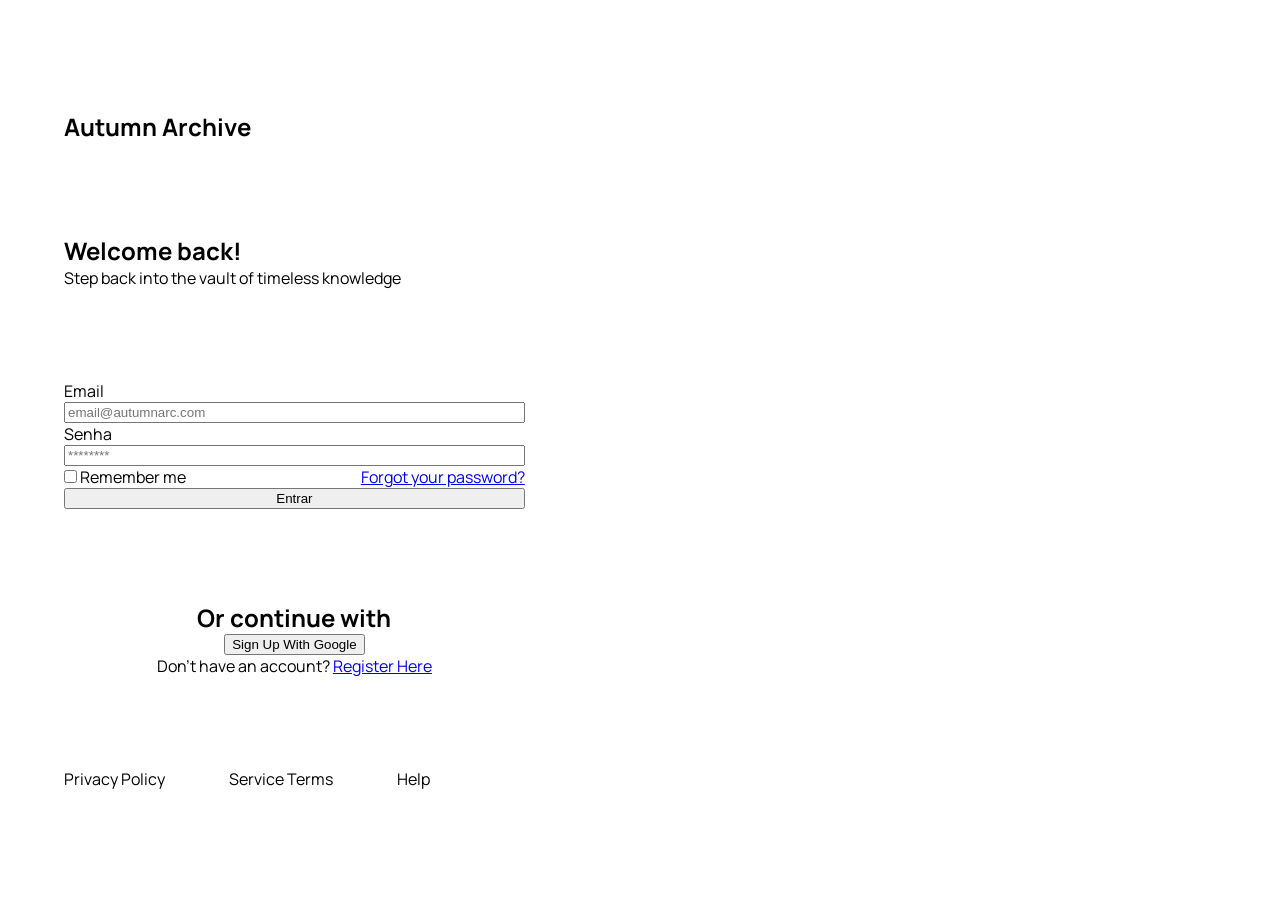
<file: GABRIEL/aula9-DWEB/index.html>
<!DOCTYPE html>
<html lang="en">
<head>
    <meta charset="UTF-8">
    <meta name="viewport" content="width=device-width, initial-scale=1.0">
    <title>Document</title>
    <link href="index.css" rel="stylesheet">
</head>
<body>
    <main class="mainContainer">
        <aside class="image">
            
        </aside>
        <section class="inputContainer">
            <h2>Autumn Archive</h2>
            <div>
                <h1>Welcome back!</h1>
                <p>Step back into the vault of timeless knowledge</p>
            </div>
            <form id="loginForm" class="loginForm">
                <label>Email</label>
                <input id="email" type="email" placeholder="email@autumnarc.com">
                <label>Senha</label>
                <input id="senha" type="password" placeholder="********">
                <span class="esqueciSenha">
                    <div class="esqueciSenhaCheckbox">
                        <input type="checkbox">
                        <label>Remember me</label>
                    </div>
                    <a href="/recovery.html">Forgot your password?</a>
                    
                </span>
                <input id="entrar" type="submit" value="Entrar"> 
            </form>
            <div class="google">
                <h2>Or continue with</h2>
                <input type="button" value="Sign Up With Google">
                <p>Don't have an account? <a href="/register">Register Here</a></p>
            </div>
            <footer>
                <p>Privacy Policy</p>
                <p>Service Terms</p>
                <p>Help</p>
            </footer>
        </section>
    </main>
    <script src="index.js"></script>

</body>
</html>
</file>
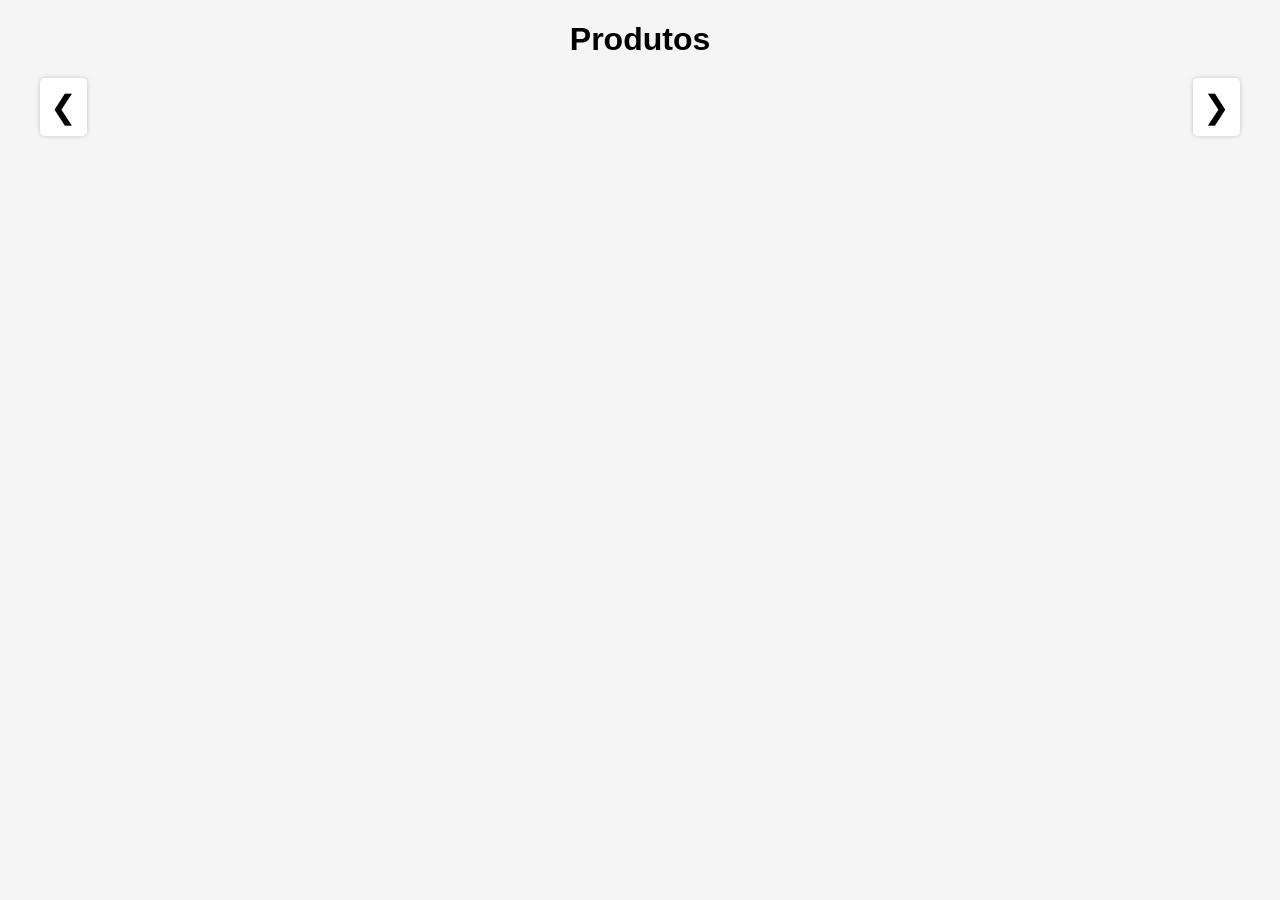
<file: GABRIEL/front/index.html>
<!DOCTYPE html>
<html lang="pt-br">
<head>
    <meta charset="UTF-8">
    <meta name="viewport" content="width=device-width, initial-scale=1.0">
    <title>Projeto API</title>
    <link rel="stylesheet" href="style.css">
    <link rel="stylesheet" href="setas.css">
</head>
<body>
    <h1>Produtos</h1>

<div class="carrossel-area">
  <button class="seta esquerda" id="seta-esquerda">&#10094;</button>
  <div class="carrossel-wrapper">
    <div id="produtos-container" class="carrossel"></div>
  </div>
  <button class="seta direita" id="seta-direita">&#10095;</button>
</div>

<!-- Importamos arquivos separados -->
<script src="script.js"></script>
<script src="setas.js"></script>

</body>
</html>
</file>
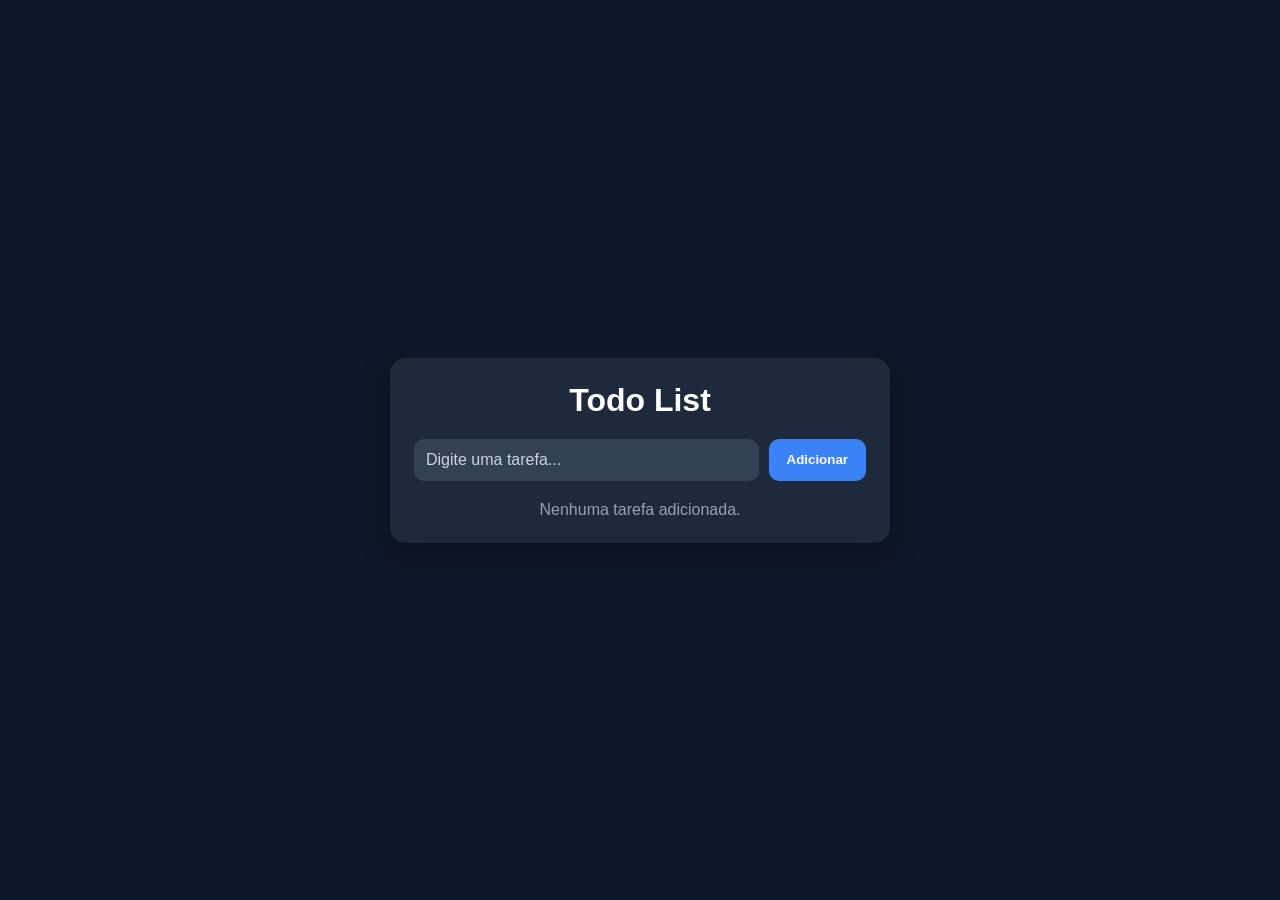
<file: GABRIEL/lista_tarefas/index.html>
<!DOCTYPE html>
<html lang="pt-BR">
<head>
<meta charset="UTF-8" />
<meta name="viewport" content="width=device-width, initial-scale=1.0" />
<title>Todo List</title>
<link href="index.css" rel="stylesheet">
</head>

<body>

<div class="container">
    <h1>Todo List</h1>

    <div class="input-group">
        <input type="text" id="taskInput" placeholder="Digite uma tarefa..." />
        <button id="addTaskBtn">Adicionar</button>
    </div>

    <ul id="taskList"></ul>

    <p class="empty-message" id="emptyMessage">
        Nenhuma tarefa adicionada.
    </p>
</div>


<script src="index.js"></script>

</body>
</html>
</file>
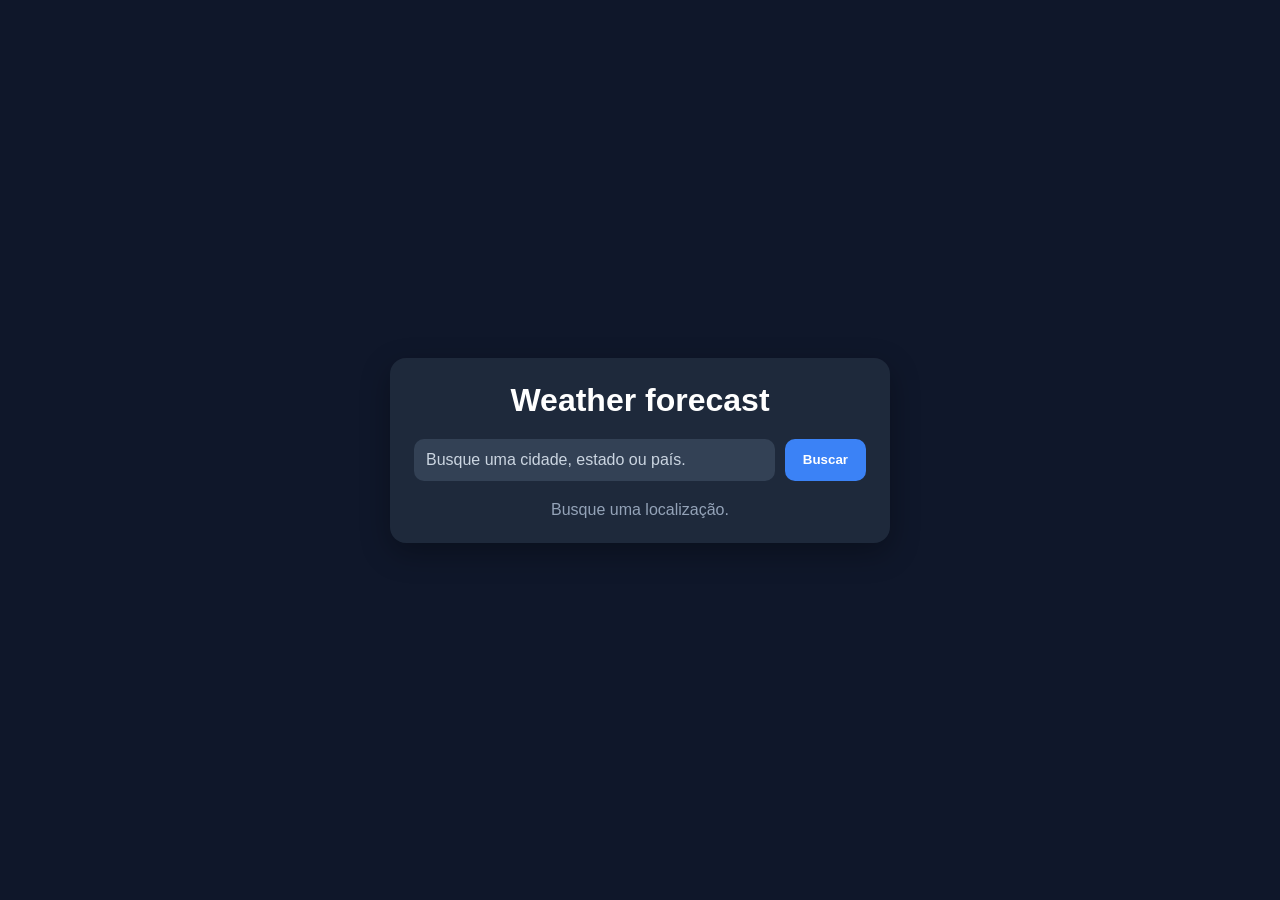
<file: GABRIEL/Prev_tempo/index.html>
<!DOCTYPE html>
<html lang="pt-br">
<head>
<meta charset="UTF-8" />
<meta name="viewport" content="width=device-width, initial-scale=1.0" />
<title>Previsão do tempo</title>
<link href="index.css" rel="stylesheet">
</head>

<body>

<div class="container">
    <h1>Weather forecast</h1>

    <div class="input-group">
        <input type="text" id="placeInput" placeholder="Busque uma cidade, estado ou país." />
        <button id="searchBtn">Buscar</button>
    </div>

    <ul id="results"></ul>

    <p class="empty-message" id="emptyMessage">
        Busque uma localização.
    </p>
</div>


<script src="index.js"></script>

</body>
</html>
</file>
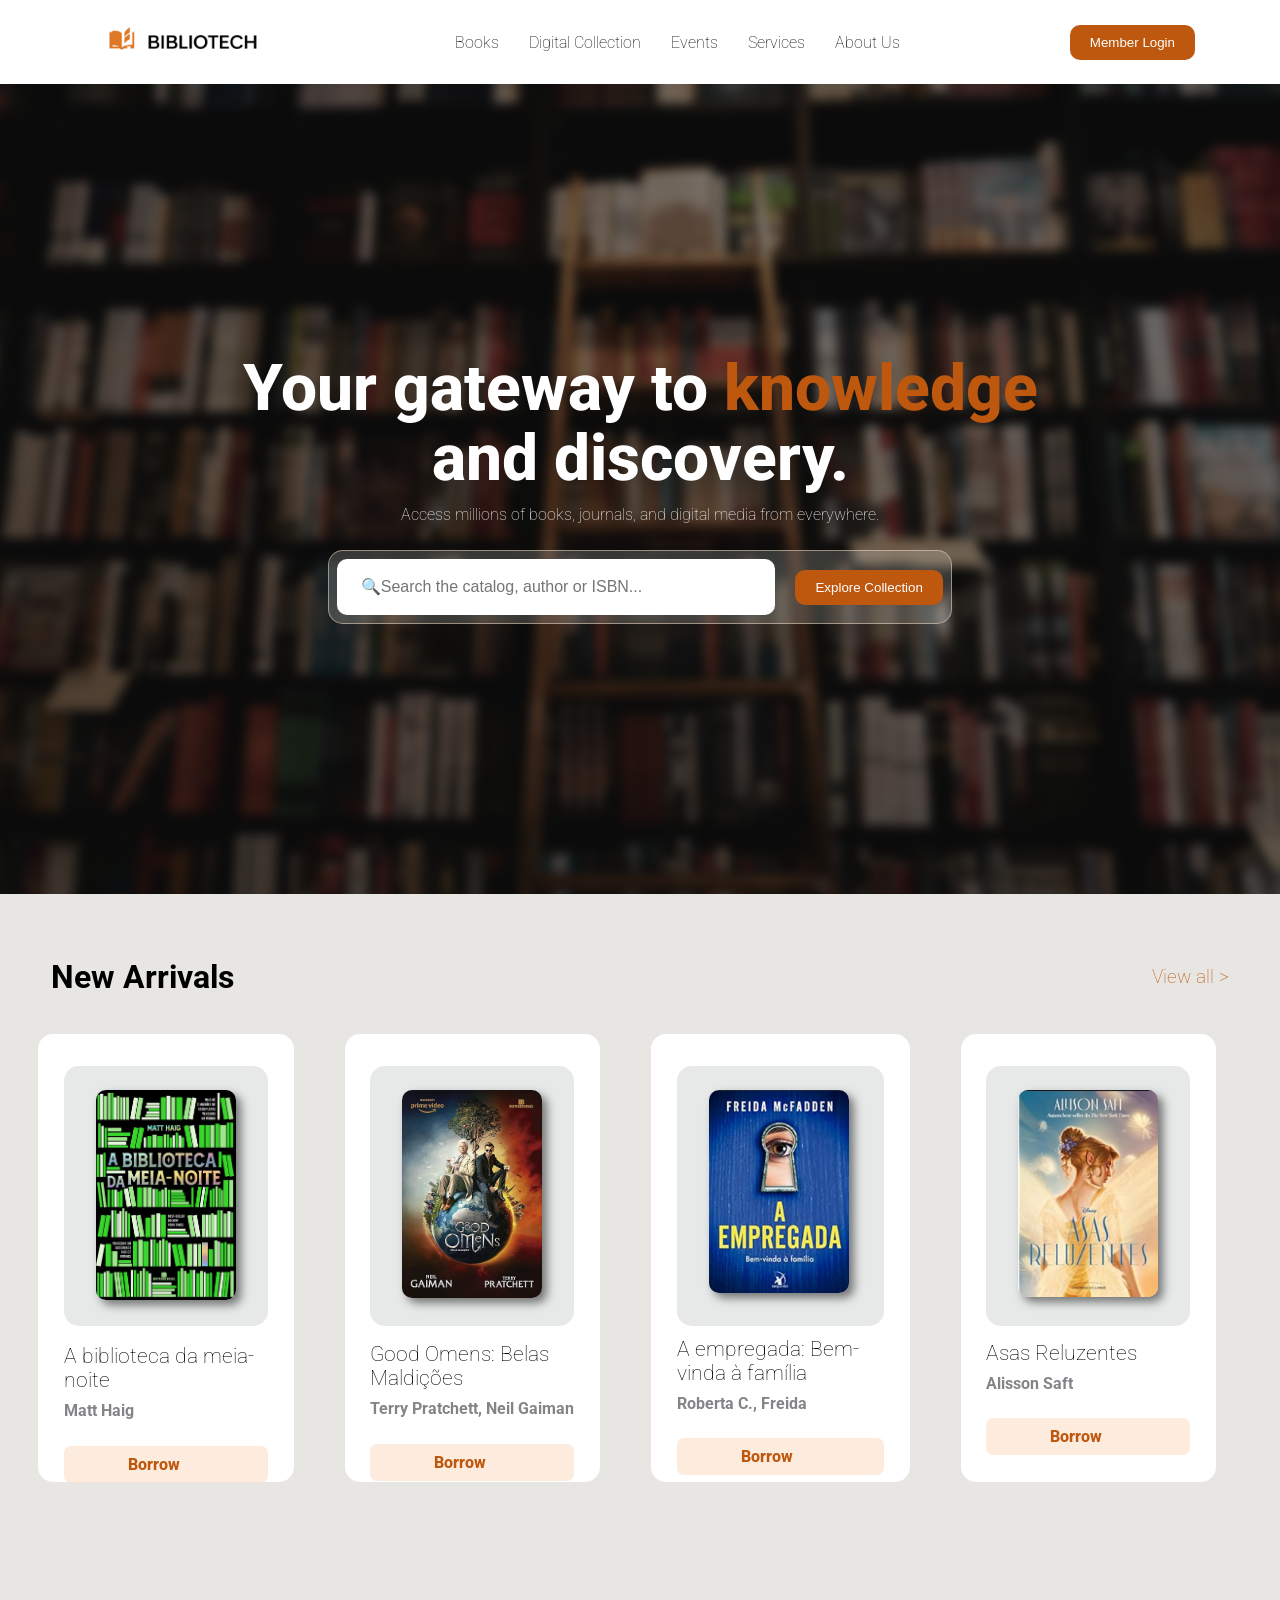
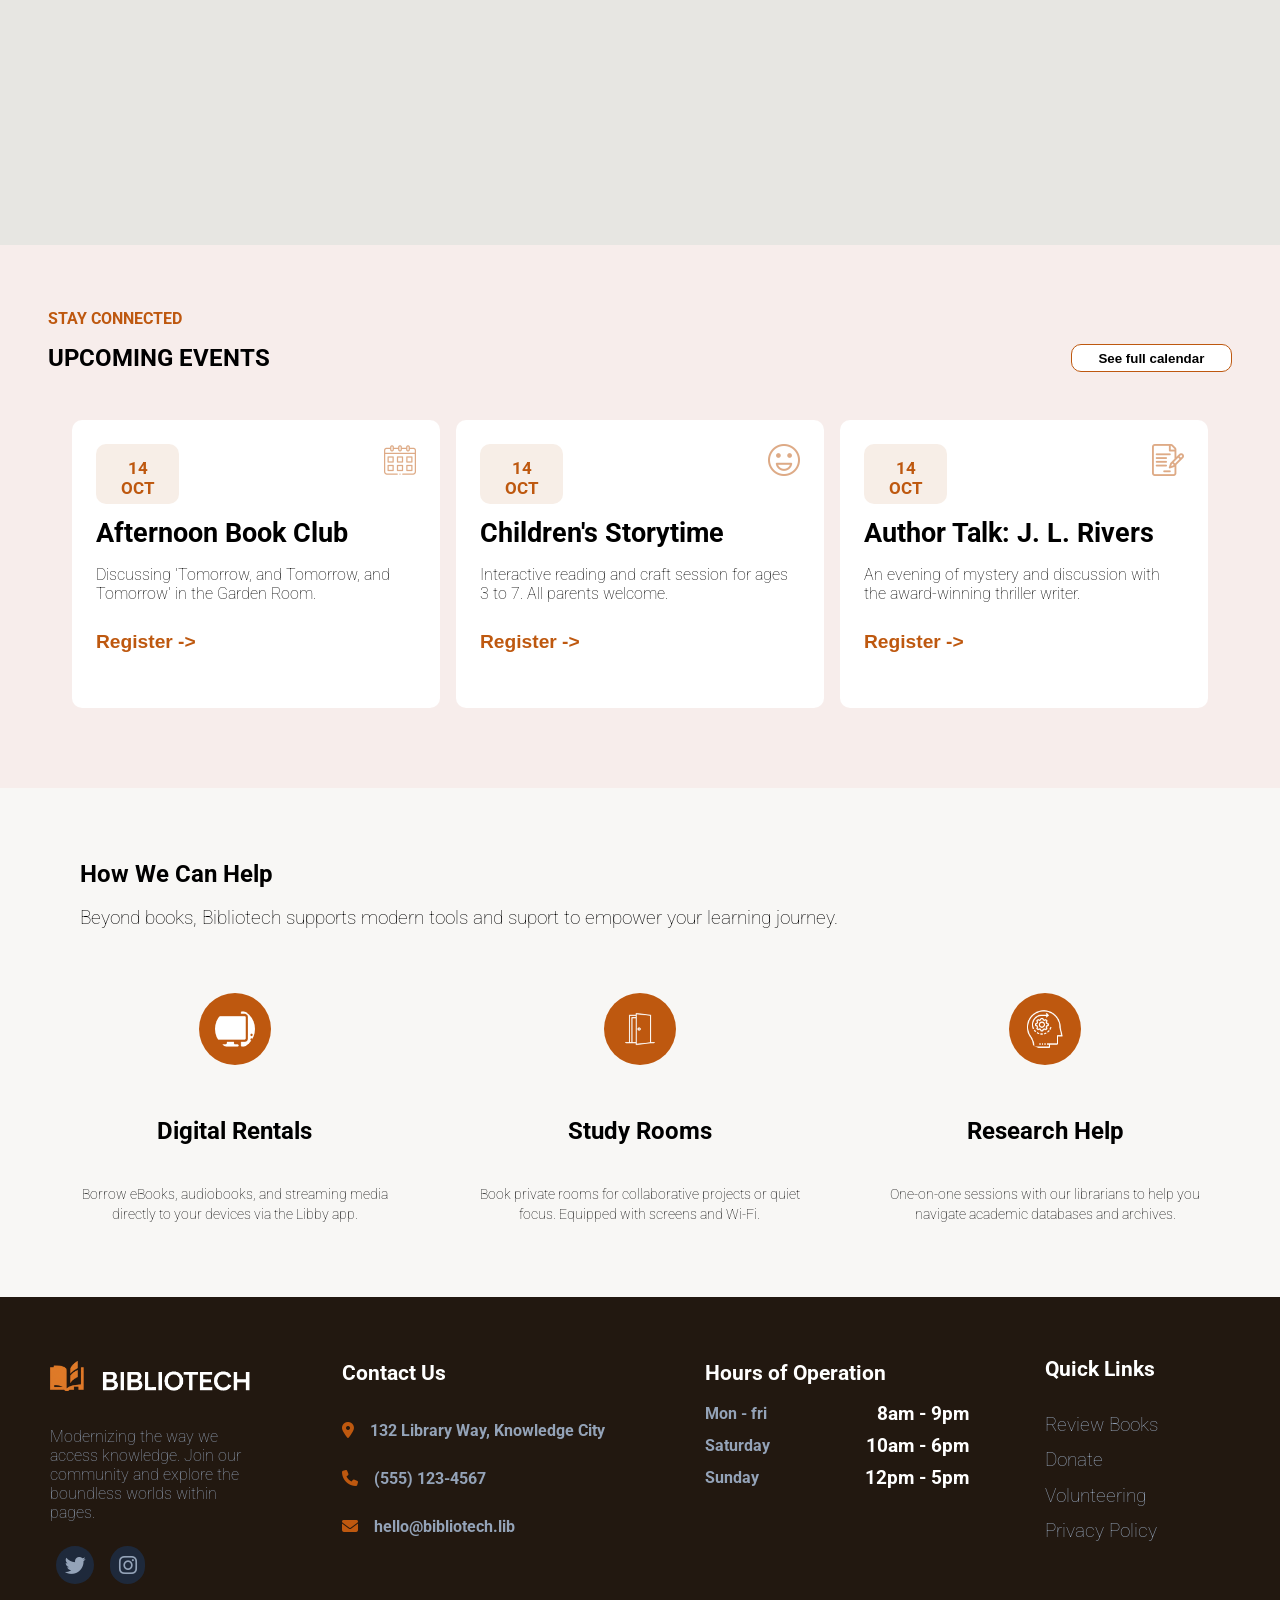
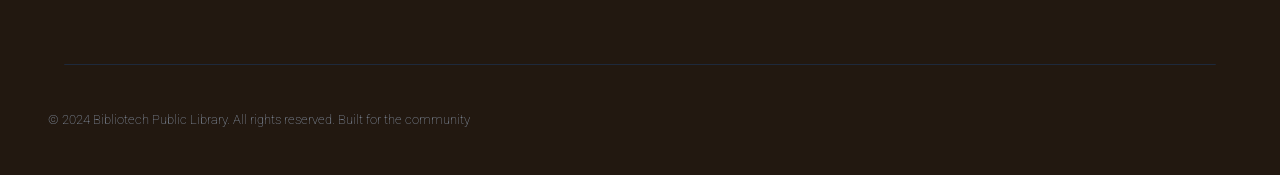
<file: GABRIEL/code-project/biblioteca/index.html>
<!DOCTYPE html>
<html lang="pt-br">
<head>
    <meta charset="UTF-8">
    <meta name="viewport" content="width=device-width, initial-scale=1.0">
    <title>Bibliotech</title>
    
    <link rel="stylesheet" href="indexbiblioteca.css">
    <link rel="stylesheet" href="https://cdnjs.cloudflare.com/ajax/libs/font-awesome/6.5.1/css/all.min.css">
</head>
<header>
    <div class="cabecalho">
        <img src="./assets/logo.png" alt="Logo" class="logo">
        <div class="itens">
            <a href=""><p>Books</p></a>
            <a href=""><p>Digital Collection</p></a>
            <a href=""><p>Events</p></a>
            <a href=""><p>Services</p></a>
            <a href=""><p>About Us</p></a>
        </div>
        <input type="button" value="Member Login" class="botao"></input>
    </div>
</header>

<section class="Hero">
    <div class="hero">
            <h1 class="hero-titulo">
                Your gateway to <span class="destaque">knowledge</span> and discovery.
            </h1>
            <p>Access millions of books, journals, and digital media from everywhere.</p>
        
            <div class="input_container">
                <input type="text" placeholder=" 🔍Search the catalog, author or ISBN..." class="pesquisa">
                <input type="button" value="Explore Collection" class="botao">
            </div>
    </div>
</section>

<section class="Lirvros">
    <div class="livros">
        <div class="ver_mais">
            <h2>New Arrivals</h2>
            <a href=""><h3>View all ></h3></a>
        </div>

        <div class="carrd">
                <div class="card">
                    <div class="fundo">
                        <div class="card-livros">   
                            <div>
                                <img src="assets/Livro1.png" alt="livro1">
                                <div class="indo-card">
                                    <h3 class="titulo">A biblioteca da meia-noite</h3>
                                    <h4 class="autor">Matt Haig</h4>
                                </div>
                            </div>
                            <a href="https://www.amazon.com.br/Biblioteca-Meia-Noite-Matt-Haig/dp/6558380544"><p>Borrow</p></a>
                        </div>
                    </div>
                </div>

            <div class="card">
                    <div class="fundo">
                        <div class="card-livros">   
                            <div>
                                <img src="assets/livro2.png" alt="livro1">
                                <div class="indo-card">
                                    <h3 class="titulo">Good Omens: Belas Maldições</h3>
                                    <h4 class="autor">Terry Pratchett, Neil Gaiman</h4>
                                </div>
                            </div>
                            <a href="https://www.amazon.com.br/Good-Omens-Maldi%C3%A7%C3%B5es-Neil-Gaiman/dp/8528624021"><p>Borrow</p></a>
                        </div>
                    </div>
                </div>

            <div class="card">
                    <div class="fundo">
                        <div class="card-livros">   
                            <div>
                                <img src="assets/livro3.png" alt="livro1">
                                <div class="indo-card">
                                    <h3 class="titulo">A empregada: Bem-vinda à família </h3>
                                    <h4 class="autor">Roberta C., Freida</h4>
                                </div>
                            </div>
                            <a href="https://www.amazon.com.br/empregada-Bem-vinda-%C3%A0-fam%C3%ADlia/dp/6555655062"><p>Borrow</p></a>
                        </div>
                    </div>
                </div>

            <div class="card">
                    <div class="fundo">
                        <div class="card-livros">  
                            <div>
                                <img src="assets/livro4.png" alt="livro1">
                                <div class="indo-card">
                                    <h3 class="titulo">Asas Reluzentes</h3>
                                    <h4 class="autor">Alisson Saft</h4>
                                </div>
                            </div> 
                            <a href="https://www.amazon.com.br/Asas-reluzentes-Edi%C3%A7%C3%A3o-com-brinde/dp/6556097454"><p>Borrow</p></a>
                        </div>
                    </div>
                </div>
        </div>
    </div>
</section>

<section class="connected">
    <p>STAY CONNECTED</p>
    <div class="info-eventos">
        <h1>UPCOMING EVENTS</h1>
        <button>See full calendar</button>
    </div>
    <div class="carrossel">
        <div class="card-carrossel">
            <div class="card-connected">
                <div class="card-topo">
                    <div class="data">
                        <h1>14</h1>
                        <h2>OCT</h2>
                    </div>
                    <img src="./assets/calendar.png" alt="calendário">
                </div>
                
                <div class="card-titulo-texto">
                    <h1 class="card-titulo">Afternoon Book Club</h1>
                    <h2>Discussing 'Tomorrow, and Tomorrow, and Tomorrow' in the Garden Room.</h2>
                </div>
                <button>Register -></button>
            </div>
        </div>

        <div class="card-carrossel">
            <div class="card-connected">
                <div class="card-topo">
                    <div class="data">
                        <h1>14</h1>
                        <h2>OCT</h2>
                    </div>
                    <img src="./assets/feliz.png" alt="calendário">
                </div>
                
                <div class="card-titulo-texto">
                    <h1 class="card-titulo">Children's Storytime</h1>
                    <h2>Interactive reading and craft session for ages 3 to 7. All parents welcome.</h2>
                </div>
                <button>Register -></button>
            </div>
        </div>

        <div class="card-carrossel">
            <div class="card-connected">
                <div class="card-topo">
                    <div class="data">
                        <h1>14</h1>
                        <h2>OCT</h2>
                    </div>
                    <img src="./assets/contrato.png" alt="calendário">
                </div>
                
                <div class="card-titulo-texto">
                    <h1 class="card-titulo">Author Talk: J. L. Rivers</h1>
                    <h2>An evening of mystery and discussion with the award-winning thriller writer.</h2>
                </div>
                <button>Register -></button>
            </div>
        </div>
    </div>
</section>

<section class="ajudar">
    <div class="help">
        <h1>How We Can Help</h1>
        <h3>Beyond books, Bibliotech supports modern tools and suport to empower your learning journey.</h3>
    </div>

    <div class="ajudar-flex">
        <div class="ajuda">
            <div class="ajuda-img">
            <img class="ajuda-icon" src="./assets/computer.png" alt="">
            </div>
            <h2>Digital Rentals</h2>
            <h3>Borrow eBooks, audiobooks, and streaming media directly to your devices via the Libby app.</h3>
        </div>

        <div class="ajuda">
            <div class="ajuda-img">
            <img class="ajuda-icon" src="./assets/door.png" alt="">
            </div>
            <h2>Study Rooms</h2>
            <h3>Book private rooms for collaborative projects or quiet focus. Equipped with screens and Wi-Fi.</h3>
        </div>

        <div class="ajuda">
            <div class="ajuda-img">
            <img class="ajuda-icon" src="./assets/logical-thinking.png" alt="">
            </div>
            <h2>Research Help</h2>
            <h3>One-on-one sessions with our librarians to help you navigate academic databases and archives.</h3>
        </div>
    </div>
</section>

<footer>
    <div class="footer">
        <div class="info-footer">
            <img class="bibliotech" src="./assets/logo2.png" alt="">
            <h3>Modernizing the way we access knowledge. Join our community and explore the boundless worlds within pages.</h3>
            <div class="info-icons">
                <i class="fa-brands fa-twitter"></i>
                <i class="fa-brands fa-instagram"></i>
            </div>
        </div>

        <div class="contato">
            <h1>Contact Us</h1>
            <div class="contatos">
                <div><i class="fa-solid fa-location-dot"></i>132 Library Way, Knowledge City</div>
                <div><i class="fa-solid fa-phone"></i>(555) 123-4567</div>
                <div><i class="fa-solid fa-envelope"></i>hello@bibliotech.lib</div>
            </div>
        </div>

        <div class="horario">
            <h1>Hours of Operation</h1>
            <div class="horario-info">
                <div class="horarios">
                    <h4>Mon - fri</h4>
                    <h3>8am - 9pm</h3>
                </div>
                <div class="horarios">
                    <h4>Saturday</h4>
                    <h3>10am - 6pm</h3>
                </div>
                <div class="horarios">
                    <h4>Sunday</h>
                    <h3>12pm - 5pm</h3>
                </div>
            </div>
        </div>

        <div class="links">
            <h1>Quick Links</h1>
            <div class="links-info">
                <a href=""><h3>Review Books</h3></a>
                <a href=""><h3>Donate</h3></a>
                <a href=""><h3>Volunteering</h3></a>
                <a href=""><h3>Privacy Policy</h3></a>
            </div>
        </div>
    </div>
    <div class="copyright">
        <h5>&copy 2024 Bibliotech Public Library. All rights reserved. Built for the community</h5>
    </div>
</footer>
    
</body>
</html>
</file>
<file: GABRIEL/aula9-DWEB/index.css>
@import url('https://fonts.googleapis.com/css2?family=Manrope:wght@200..800&display=swap');

body{
    font-family: "Manrope", sans-serif;
}
/*mobile first*/
/*Seção Mobile*/
.image img{
    display: none;
}

.mainContainer{
    max-width: 100vw;
    min-width: 320px;
    height: 100vh;
    display: flex;
    flex-wrap: wrap;
    justify-content: center;
}

.inputContainer{
    width: 90%;
    display: flex;
    flex-direction: column;
    justify-content: space-around;
}

.loginForm{
    display: flex;
    flex-direction: column;

}

.esqueciSenha{
    display: flex;
    justify-content: space-between;
    align-items: center;
}

footer{
    display: flex;
    gap: 5vw;
}

.google{
    display: flex;
    flex-direction: column;
    align-items: center;
}


*{
    margin: 0;
}

/*Seção Web*/
@media (min-width: 810px){
    .image img{
        display: block;
    }
    .image{
        width: 60vw;
        height: 100vh;
        background-image: url("https://lh3.googleusercontent.com/aida-public/[base64]");
        background-size: cover;
        background-position: center;
        order:2;
    }
    .inputContainer{
        padding: 5%;
        width: 40vw;
        order:1;
    }
    .mainContainer{
        flex-wrap: nowrap;
    }
}
</file>
<file: GABRIEL/front/style.css>
body {
    font-family: Arial, Helvetica, sans-serif;
    margin: 20px;
    background-color: #f5f5f5;
    text-align: center;
  }
  
  h1 {
    margin-bottom: 20px;
  }
  
  .carrossel-area {
    display: flex;
    justify-content: center;
    align-items: center;
    gap: 10px;
    max-width: 1200px;
    margin: 0 auto;
  }
  
  .carrossel-wrapper {
    overflow-x: auto;
    scroll-behavior: smooth;
    width: 1200px;
    padding: 10px 0;

    /* Oculta a barra de rolagem */
    scrollbar-width: none;        /* Firefox */
    -ms-overflow-style: none;     /* IE e Edge antigos */
  }
  
  .carrossel-wrapper::-webkit-scrollbar {
    display: none;                /* Chrome, Safari e Edge */
  }
  
  
  .carrossel {
    display: flex;
    gap: 16px;
    padding: 10px;
  }
  
  .produto {
    background: white;
    border-radius: 8px;
    box-shadow: 0 2px 6px rgba(0, 0, 0, 0.1);
    padding: 15px;
    min-width: 250px;
    flex-shrink: 0;
    white-space: normal;
  }
  
  .produto .preco {
    font-weight: bold;
    color: #27ae60;
  }
  
  .imagem-container {
    width: 100%;
    height: 180px;
    overflow: hidden;
    border-radius: 6px;
    margin-bottom: 10px;
    display: flex;
    justify-content: center;
    align-items: center;
    background-color: white;
    position: relative;
  }
  
  .imagem-container img {
    max-height: 100%;
    width: auto;
    object-fit: contain;
    transition: transform 0.8s ease;
  }
  
/* Quando passar o mouse no CARD, aplica zoom na imagem */
.produto:hover .imagem-container img {
  transform: scale(1.1);
}
</file>
<file: GABRIEL/front/setas.css>
.seta {
    background-color: rgba(255, 255, 255, 0.9);
    border: none;
    font-size: 2rem;
    padding: 10px;
    cursor: pointer;
    border-radius: 5px;
    box-shadow: 0 0 5px rgba(0,0,0,0.2);
    transition: background 0.3s;
  }
  
  .seta:hover {
    background-color: #e0e0e0;
  }
</file>
<file: GABRIEL/lista_tarefas/index.css>
* {
    margin: 0;
    padding: 0;
    box-sizing: border-box;
    font-family: Arial, Helvetica, sans-serif;
}

body {
    background: #0f172a;
    min-height: 100vh;
    display: flex;
    justify-content: center;
    align-items: center;
    padding: 20px;
}

.container {
    width: 100%;
    max-width: 500px;
    background: #1e293b;
    border-radius: 16px;
    padding: 24px;
    box-shadow: 0 10px 30px rgba(0,0,0,0.3);
}

h1 {
    color: white;
    margin-bottom: 20px;
    text-align: center;
}

.input-group {
    display: flex;
    gap: 10px;
    margin-bottom: 20px;
}

.input-group input {
    flex: 1;
    padding: 12px;
    border: none;
    border-radius: 10px;
    outline: none;
    font-size: 16px;
    background: #334155;
    color: white;
}

.input-group input::placeholder {
    color: #cbd5e1;
}

.input-group button {
    padding: 12px 18px;
    border: none;
    border-radius: 10px;
    background: #3b82f6;
    color: white;
    cursor: pointer;
    font-weight: bold;
    transition: 0.2s;
}

.input-group button:hover {
    background: #2563eb;
}

ul {
    list-style: none;
}

li {
    background: #334155;
    color: white;
    padding: 14px;
    border-radius: 10px;
    margin-bottom: 10px;
    display: flex;
    justify-content: space-between;
    align-items: center;
    transition: 0.2s;
}

li.completed span {
    text-decoration: line-through;
    opacity: 0.6;
}

.actions {
    display: flex;
    gap: 8px;
}

.complete-btn,
.delete-btn {
    border: none;
    padding: 8px 10px;
    border-radius: 8px;
    cursor: pointer;
    color: white;
    font-size: 14px;
    transition: 0.2s;
}

.complete-btn {
    background: #22c55e;
}

.complete-btn:hover {
    background: #16a34a;
}

.delete-btn {
    background: #ef4444;
}

.delete-btn:hover {
    background: #dc2626;
}

.empty-message {
    color: #94a3b8;
    text-align: center;
    margin-top: 10px;
}
</file>
<file: GABRIEL/Prev_tempo/index.css>
* {
    margin: 0;
    padding: 0;
    box-sizing: border-box;
    font-family: Arial, Helvetica, sans-serif;
}

body {
    background: #0f172a;
    min-height: 100vh;
    display: flex;
    justify-content: center;
    align-items: center;
    padding: 20px;
}

.container {
    width: 100%;
    max-width: 500px;
    background: #1e293b;
    border-radius: 16px;
    padding: 24px;
    box-shadow: 0 10px 30px rgba(0,0,0,0.3);
}

h1 {
    color: white;
    margin-bottom: 20px;
    text-align: center;
}

.input-group {
    display: flex;
    gap: 10px;
    margin-bottom: 20px;
}

.input-group input {
    flex: 1;
    padding: 12px;
    border: none;
    border-radius: 10px;
    outline: none;
    font-size: 16px;
    background: #334155;
    color: white;
}

.input-group input::placeholder {
    color: #cbd5e1;
}

.input-group button {
    padding: 12px 18px;
    border: none;
    border-radius: 10px;
    background: #3b82f6;
    color: white;
    cursor: pointer;
    font-weight: bold;
    transition: 0.2s;
}

.input-group button:hover {
    background: #2563eb;
}

ul {
    list-style: none;
}

li {
    background: #334155;
    color: white;
    padding: 14px;
    border-radius: 10px;
    margin-bottom: 10px;
    display: flex;
    justify-content: space-between;
    align-items: center;
    transition: 0.2s;
}

li.completed span {
    text-decoration: line-through;
    opacity: 0.6;
}

.actions {
    display: flex;
    gap: 8px;
}

.complete-btn,
.delete-btn {
    border: none;
    padding: 8px 10px;
    border-radius: 8px;
    cursor: pointer;
    color: white;
    font-size: 14px;
    transition: 0.2s;
}

.complete-btn {
    background: #22c55e;
}

.complete-btn:hover {
    background: #16a34a;
}

.delete-btn {
    background: #ef4444;
}

.delete-btn:hover {
    background: #dc2626;
}

.empty-message {
    color: #94a3b8;
    text-align: center;
    margin-top: 10px;
}
</file>
<file: GABRIEL/code-project/biblioteca/indexbiblioteca.css>
@import url('https://fonts.googleapis.com/css2?family=Roboto:wght@400;700;800&display=swap');


h1{
  font-family: "Roboto", sans-serif;
  font-optical-sizing: auto;
  font-weight: bold;
  font-style: normal;
  font-variation-settings:
    "wdth" 100;
}
h2, h4, .contatos{
  font-family: "Roboto", sans-serif;
  font-optical-sizing: auto;
  font-weight: bold;
  font-style: normal;
  font-variation-settings:
    "wdth" 100;
}
h3, a, p{
  font-family: "Roboto", sans-serif;
  font-optical-sizing: auto;
  font-weight: 100;
  font-style: normal;
  font-variation-settings:
    "wdth" 100;
}
h5{
  font-family: "Roboto", sans-serif;
  font-optical-sizing: auto;
  font-weight: 10;
  font-style: normal;
  font-variation-settings:
    "wdth" 100;
}



.cabecalho{
    display: flex;
    align-items: center;
    justify-content: space-around;
    padding: 2vh 0;
    text-decoration: none;  
    height: 3em;
}

.itens, a:visited{
    text-decoration: none;
    display: flex;
    gap: 30px;
    color: black;
    font-weight: bold;
}

.itens a:hover{
    text-decoration: none;
    color: #BE580F;
    transition: 0.5s;
}

.itens a:not(:hover){
    text-decoration: none;
    transition: 0.2s;
}

.botao{
    padding: 10px 20px;
    border: none;
    outline: none;
    background-color: #BE580F;
    border-radius: 10px;
    cursor: pointer;
    color: white;
}

.botao:hover{
    opacity: 70%;
    transition: 0.3s;
}

.botao:not(hover){
    transition: 0.2s;
}



.cabecalho img{
    width: 200px;
}





.hero {
    width: 100%;
    height: 90vh;
    display: flex;
    justify-content: center;
    align-items: center;
    flex-direction: column;
    gap: 10px;
    position: relative;
    overflow: hidden;
    color: white;
    text-align: center;
}

.hero-titulo {
    color: white;
    font-weight: 800;
    font-size: 4rem;
    text-align: center;
    max-width: 900px;
    line-height: 1.1;
    flex-direction: column;
    align-items: center;
}

.destaque {
    color: #BE580F;
}


.hero::before {
    content: "";
    position: absolute;
    top: 0;
    left: 0;
    width: 100%;
    height: 100%;
    background-image: linear-gradient(rgba(0, 0, 0, 0.5), rgba(0, 0, 0, 0.5)), url("assets/fundo.jpeg");
    background-size: cover;
    background-position: center;
    filter: blur(5px);
    z-index: -1;
    transform: scale(1.1);
}



.hero h1{
    color: white;
    font-weight: 800;
    font-size: 4rem;
}

.hero h3{
    color: #BE580F;
    font-weight: 800;
    font-size: 4rem;
    padding-inline: 5em;
}

.hero p{
    color: rgb(255, 255, 255);
    padding-bottom: 1em;
}

*{
    margin:0;
}

.pesquisa{
    padding: 1.5vw;
    border: none;
    outline: #BE580F;
    font-size: 1rem;
    border-radius: 10px;
    width: 400px;
    margin-right: 1em;
}

.input_container{
    padding: 0.5em;
    border: solid, 0.2vh;
    border-color: rgba(235, 213, 193, 0.553);
    border-radius: 15px;
    background-color: rgba(236, 232, 222, 0.199);
}

.input_container img{
    width: 2em;
}




.livros{
    height: 100vh;
    padding: 2vw;
    background-color: rgb(231, 230, 226);
}

.card{
    background-color: white;
    height: 28em;
    border-radius: 15px;
    padding: 0 2vw;
    margin: 0 3vw 0 1vw;
}

.fundo a, .fundo a:visited{
    text-decoration: none;
    color:#BE580F;
}

.fundo{
    background-color: #E7E8E8;
    margin-top: 2em;
    border-radius: 15px;
    height: 260px;
}

.indo-card{
    padding-top: 1em;
}

.livros p{
    color: #BE580F;
    display: flex-start;
    font-size: 1rem;
}

.ver_mais{
    display: flex;
    justify-content: space-between;
    padding:3vw 2vw;
    align-items: center;
}

.ver_mais a{
    color: #BE580F;
    font-size: 1em;
    font-weight: lighter;
    text-decoration: none;
}

.ver_mais a:hover{
    text-decoration: underline;
}

.ver_mais h2{
    font-weight: bold;
    font-size: 2em;
}

.carrd{
    display: flex;
    justify-content: space-around;
}

.card-livros p{
    justify-content: space-between;
    justify-self: center;
    background-color: #fce1cea8;
    color: #BE580F;
    font-weight: 800;
    padding: 1vh 5vw;
    border-radius: 7px;
}

.card-livros p:hover{
    background-color: #e7c6aea8;
    transition: 0.4s;
}

.card-livros p:not(hover){
    transition: 0.4s;
}

.titulo{
    color: black;
    padding: 0 0 1vh;
    font-size: 1.3rem;
}

.autor{
    font-size: 1rem;
    padding: 0 0 2vw;
    color: #838487;
}

.card-livros img{
    width: 140px;
    border-radius: 10px;
    margin: 1.5em 2em;
    box-shadow: 5px 5px 10px rgba(0,0,0,0.5);
}








.connected{
    background-color: #F7EDEB;
}

.connected p{
    color: #BE580F;
    padding: 4em 0 1em 3em;
    font-weight: bold;
}

.info-eventos{
    display: flex;
    justify-content: space-between;
    padding: 0 3em 3em 3em;
}

.info-eventos button{

    border: solid, 0.1vh;
    border-color: #BE580F;
    background-color: white;
    border-radius: 10px;
    padding: 0 2em;
    font-weight: bold;
}

.card-carrossel {
    padding: 1.5em;
    background-color: white;
    width: 20rem;
    min-height: 15rem;
    margin-inline: 0.5em;
    border-radius: 10px;
    display: flex;
    flex-direction: column;
    justify-content: space-between;
}

.data {
    font-size: 0.7em;
    background-color: #F7EEE7;
    width: 4.5rem;
    height: auto;
    color: #BE580F;
    padding: 0.5em;
    border-radius: 10px;
    display: flex;
    flex-direction: column;
    align-items: center;
    justify-content: center;
}

.carrossel{
    padding: 0 1em 5em 1em;
    display: flex;
    justify-content: center;
}

.card-connected button{
    display: flex;
    color: #BE580F;
    border: none;
    background-color: white;
    border-radius: 10px;
    padding: 1em 2em 0 0;
    font-weight: bold;
    font-size: 1.2em;
}

.card-titulo{
    font-weight: bold;
    font-size: 1.7em;
    padding-top: 0.5em;
}

.card-titulo-texto h2{
    font-weight: lighter;
    font-size: 1em;
    padding: 1rem 0 0.5rem 0;
}

.data h1, .data h2{
    justify-self: center;
}

.data h1{
    padding-top: 0.5em;
}

.card-connected img{
    width: 2em;
    opacity: 50%;
}

.card-connected:hover img {
    opacity: 100%;
    transition: 0.3s;
}
.card-connected:not(hover) img{
    transition: 0.2s;
}
.card-topo {
    display: flex;
    justify-content: space-between;
    align-items: flex-start;
    width: 100%;
}





.help{
    padding-inline: 5em
}

.ajudar{
    background-color: #F8F7F5;
}

.ajudar h1{
    justify-self: center;
    padding-top: 3em;
    font-weight: bolder;
}

.ajudar h3{
    justify-self: center;
    padding-top: 1em;
    font-weight: lighter;
}

.ajuda{
    text-align: center;
    display: flex;
    flex-direction: column;
    align-items: center;
}

.ajuda h2{
    padding-bottom: 1em;
}

.ajuda h3{
    font-weight: lighter;
    padding: 1rem 0 0.5rem 0;
    font-size: 0.9em;
    line-height: 1.4;
    margin: 0 auto;
    max-width: 22rem;
}

.ajudar-flex{
    padding: 4em 2em;
    display: flex;
    justify-content: space-around;
}

.ajuda-img{
    padding-bottom: 3em;
}

.ajuda-img img{
    width: 2.5em;
    padding: 1em;
    background-color: #BE580F;
    border-radius: 100%;
}





.footer{
    background-color: #221810;
    color: #94A3B8;
    display: flex;
    padding: 4em 6em 5em 3em;
    justify-content: space-around;
}

.footer h1{
    color: white;
    padding-bottom: 1em;
    font-size: 1.3em;
}

.horario{
    padding-inline: 3em;
}

.horarios{
    display: flex;
    justify-content: space-between;
    font-weight: 100;
    align-items: center;
    padding-bottom: 1em;
    font-size: 1em;
    line-height: 1em;
    gap: 6em;
}

.horarios h3{
    font-weight: bold;
    color: white;
}

.copyright{
    position: relative;
    background-color: #221810;
    padding: 3em;
    color: #94A3B8;
    width: auto;
    justify-items: center;
}
.copyright ::before{
    content: "";
    position: absolute;
    top: 0;
    left: 5%;
    right: 5%;
    height: 1px;
    background-color: #1E293B;
    border-radius: 0 0 5px 5px;
}


.info-footer img{
    padding-bottom: 2em;
    width: 200px;
}

.info-footer h3{
    width: 13em;
    font-size: 1em;
    font-weight: lighter;
    padding-right: 2em;
}

.fa-instagram, .fa-twitter {
    border-radius: 100px;
    padding: 0.4em;
    background-color: #1E293B;
    color: #94A3B8;
    font-size: 1.3rem;
    margin-inline: 0.3em;
}

.fa-instagram:hover, .fa-twitter:hover{
    background-color: #BE580F;
    transition: 0.3s;
}

.links-info h3:hover{
    color: #BE580F;
    transition: 0.3s;
}

.fa-instagram:not(hover), .fa-twitter:not(hover){
    transition: 0.3s;
}

links-info:not(hover){
    transition: 0.3s;
}

.contato{
    padding-inline: 3em;
}

.contatos i{
    color: #BE580F;
    padding-right: 1em;
    padding-block: 1em;
}
.info-footer h3{
    padding-bottom: 0.5em;
}
.info-icons{
    padding-top: 1em;
}

.links a{
    text-decoration: none;
    color: #94A3B8;
    font-weight: lighter;
    font-size: 1em;
    padding: 0.1em;
}

.links{
    padding-inline: 1.5em;
    line-height: 1.1em;
}
</file>
